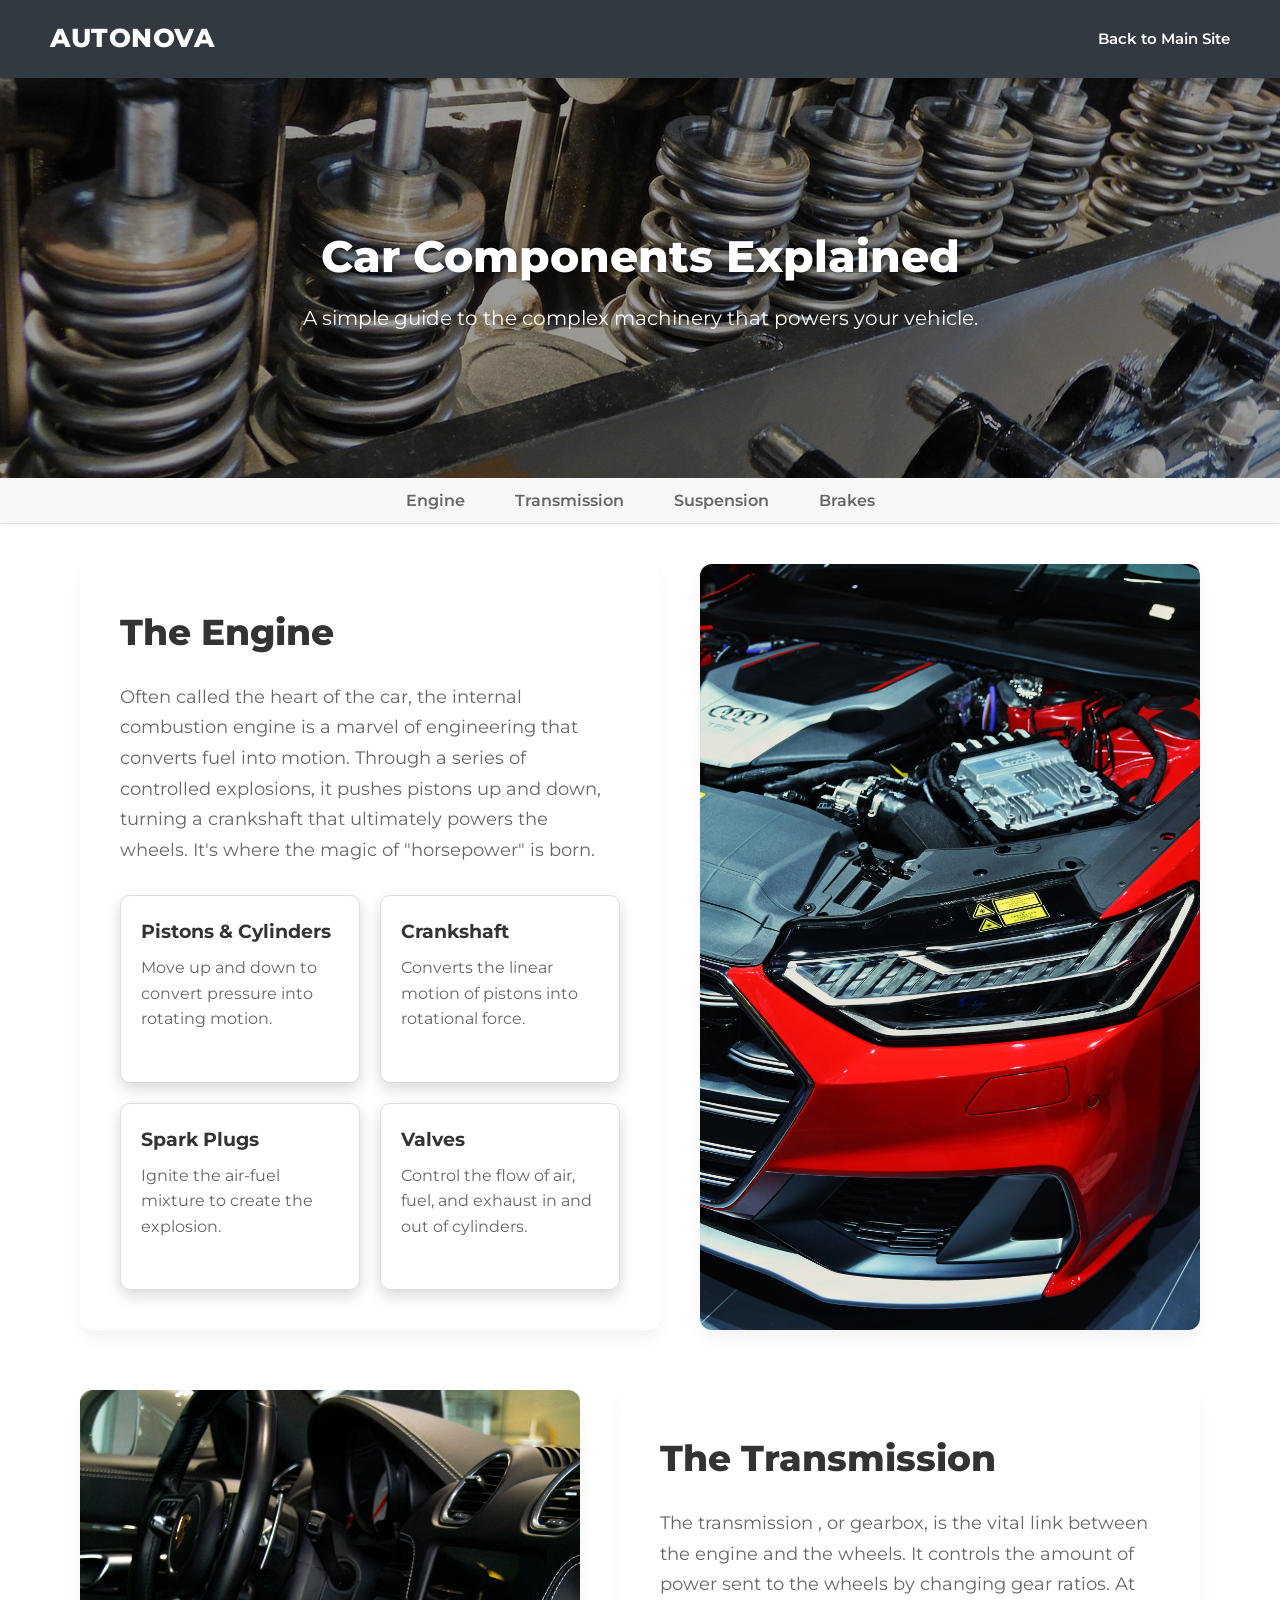
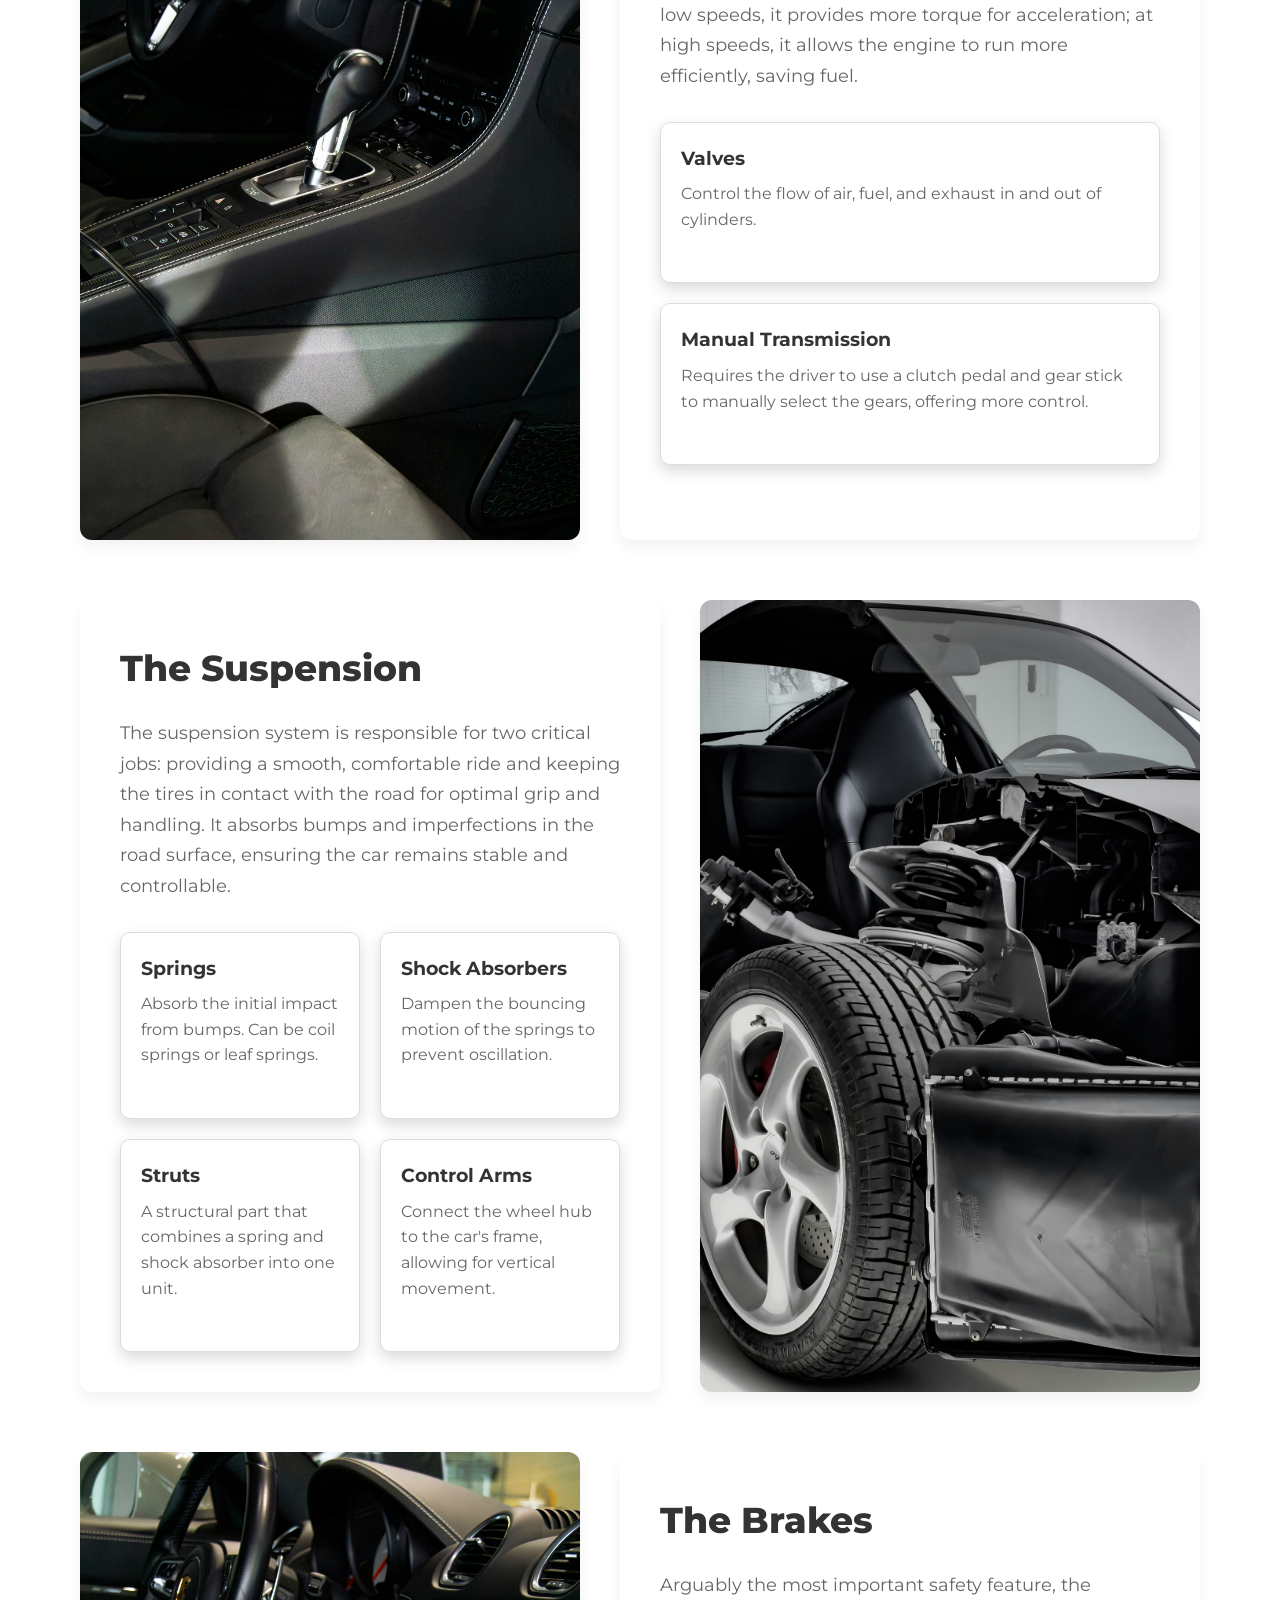
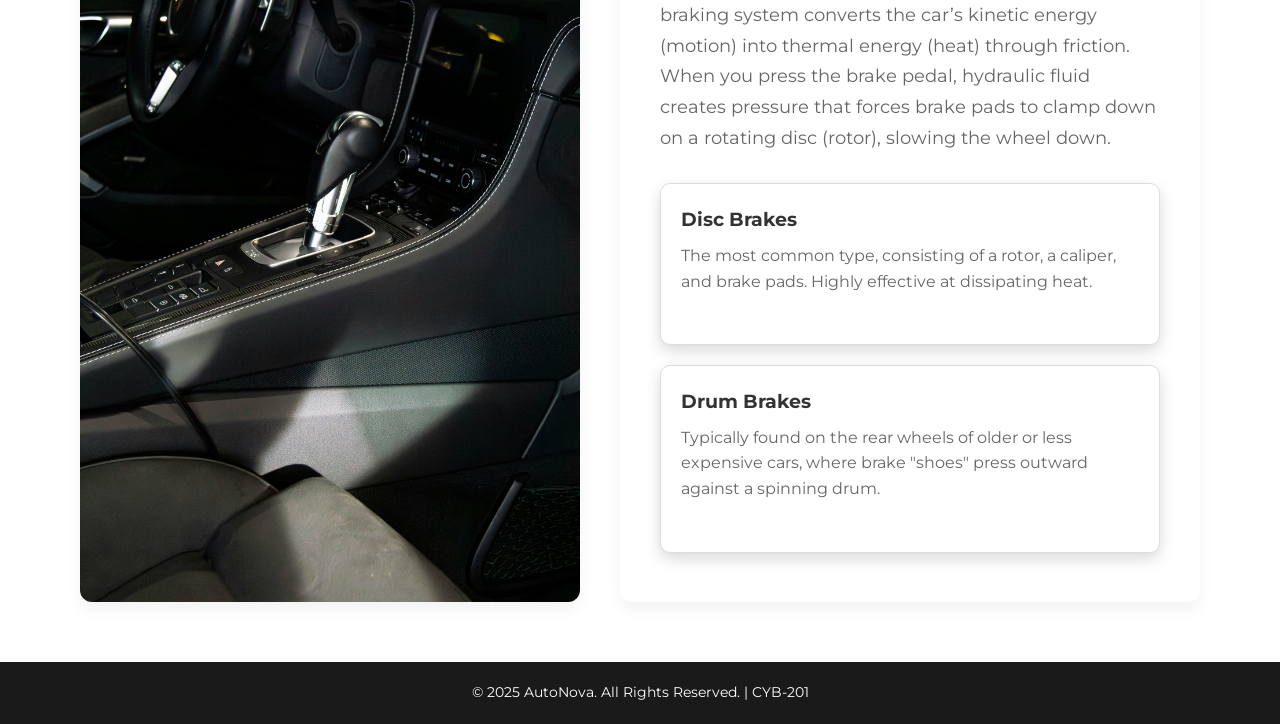
<file: 3_Parts.html>
<!DOCTYPE html>
<html lang="en">
<head>
    <meta charset="UTF-8">
    <meta name="viewport" content="width=device-width, initial-scale=1.0">
    <title>Car Components Explained - AUTONOVA</title>
    <link rel="stylesheet" href="3_Parts.css">
    <link href="https://fonts.googleapis.com/css2?family=Poppins:wght@300;400;600;700&display=swap" rel="stylesheet">
</head>
<body>
    <header class="main-header">
        <div class="header-content">
            <span class="logo">AUTONOVA</span>
            <a href="index.html" class="main-site-link">Back to Main Site</a>
        </div>
    </header>

    <div class="hero-section">
        <img src="Pictures/Parts.jpg" alt="Close-up of a car engine's valves and springs" class="hero-image">
        <div class="hero-overlay">
            <h1>Car Components Explained</h1>
            <p>A simple guide to the complex machinery that powers your vehicle.</p>
        </div>
    </div>

    <nav class="sub-nav">
        <ul>
            <li><a href="#engine">Engine</a></li>
            <li><a href="#transmission">Transmission</a></li>
            <li><a href="#suspension">Suspension</a></li>
            <li><a href="#brakes" class="active">Brakes</a></li>
        </ul>
    </nav>

    <main class="content-section">
        <div class="article-group">
            <section id="engine" class="component-section engine-article article-reversed">
                <div class="image-column">
                    <img src="Pictures/Part_Engine.jpg" alt="A modern red sports car with the hood open, revealing the engine.">
                </div>
                <div class="text-column">
                    <h2 class="component-headline" id="engine-title">The Engine</h2>
                    <p>Often called the heart of the car, the   internal combustion engine   is a marvel of engineering that converts fuel into motion. Through a series of controlled explosions, it pushes pistons up and down, turning a crankshaft that ultimately powers the wheels. It's where the magic of "horsepower" is born.</p>

                    <div class="component-grid">
                        <div class="grid-item">
                            <h3>Pistons &amp; Cylinders</h3>
                            <p>Move up and down to convert pressure into rotating motion.</p>
                        </div>
                        <div class="grid-item">
                            <h3>Crankshaft</h3>
                            <p>Converts the linear motion of pistons into rotational force.</p>
                        </div>
                        <div class="grid-item">
                            <h3>Spark Plugs</h3>
                            <p>Ignite the air-fuel mixture to create the explosion.</p>
                        </div>
                        <div class="grid-item">
                            <h3>Valves</h3>
                            <p>Control the flow of air, fuel, and exhaust in and out of cylinders.</p>
                        </div>
                    </div>
                </div>
            </section>
        </div>

        <div class="article-group">
            <section id="transmission" class="component-section engine-article">
                <div class="image-column transmission-image-column">
                    <img src="Pictures/Part_Gearshft.jpg" alt="Interior view of a modern car with a manual transmission gear stick.">
                </div>
                <div class="text-column">
                    <h2 class="component-headline">The Transmission</h2>
                    <p>The   transmission  , or gearbox, is the vital link between the engine and the wheels. It controls the amount of power sent to the wheels by changing gear ratios. At low speeds, it provides more   torque   for acceleration; at high speeds, it allows the engine to run more efficiently, saving fuel.</p>

                    <div class="component-grid transmission-grid-1col">
                        <div class="grid-item component-card">
                            <h3>Valves</h3>
                            <p>Control the flow of air, fuel, and exhaust in and out of cylinders.</p>
                        </div>
                        <div class="grid-item component-card">
                            <h3>Manual Transmission</h3>
                            <p>Requires the driver to use a clutch pedal and gear stick to manually select the gears, offering more control.</p>
                        </div>
                    </div>
                </div>
            </section>
        </div>
        
        <div class="article-group">
             <section id="suspension" class="component-section engine-article article-reversed">
                <div class="image-column">
                    <img src="Pictures/Part_Supenssion.jpg" alt="Close-up of a car's suspension system with a strut and wheel." class="suspension-image">
                </div>
                <div class="text-column">
                    <h2 class="component-headline">The Suspension</h2>
                    <p>The suspension system is responsible for two critical jobs: providing a smooth, comfortable ride and keeping the tires in contact with the road for optimal grip and handling. It absorbs bumps and imperfections in the road surface, ensuring the car remains stable and controllable.</p>

                    <div class="component-grid component-grid-2">
                        <div class="grid-item component-card">
                            <h3>Springs</h3>
                            <p>Absorb the initial impact from bumps. Can be coil springs or leaf springs.</p>
                        </div>
                        <div class="grid-item component-card">
                            <h3>Shock Absorbers</h3>
                            <p>Dampen the bouncing motion of the springs to prevent oscillation.</p>
                        </div>
                        <div class="grid-item component-card">
                            <h3>Struts</h3>
                            <p>A structural part that combines a spring and shock absorber into one unit.</p>
                        </div>
                        <div class="grid-item component-card">
                            <h3>Control Arms</h3>
                            <p>Connect the wheel hub to the car's frame, allowing for vertical movement.</p>
                        </div>
                    </div>
                </div>
            </section>
        </div>

        <div class="article-group">
            <section id="brakes" class="component-section engine-article">
                <div class="image-column">
                    <img src="Pictures/Part_Gearshft.jpg" alt="Interior of a modern car showing the steering wheel and controls.">
                </div>
                <div class="text-column">
                    <h2 class="component-headline">The Brakes</h2>
                    <p>Arguably the most important safety feature, the braking system converts the car’s kinetic energy (motion) into thermal energy (heat) through friction. When you press the brake pedal, hydraulic fluid creates pressure that forces brake pads to clamp down on a rotating disc (rotor), slowing the wheel down.</p>
                    
                    <div class="component-grid transmission-grid-1col">
                        <div class="grid-item component-card">
                            <h3>Disc Brakes</h3>
                            <p>The most common type, consisting of a rotor, a caliper, and brake pads. Highly effective at dissipating heat.</p>
                        </div>
                        <div class="grid-item component-card">
                            <h3>Drum Brakes</h3>
                            <p>Typically found on the rear wheels of older or less expensive cars, where brake "shoes" press outward against a spinning drum.</p>
                        </div>
                    </div>
                </div>
            </section>
        </div>
        
    </main>

    <footer class="main-footer">
        <p>&copy; 2025 AutoNova. All Rights Reserved. | CYB-201</p>
    </footer>

</body>
</html>
</file>
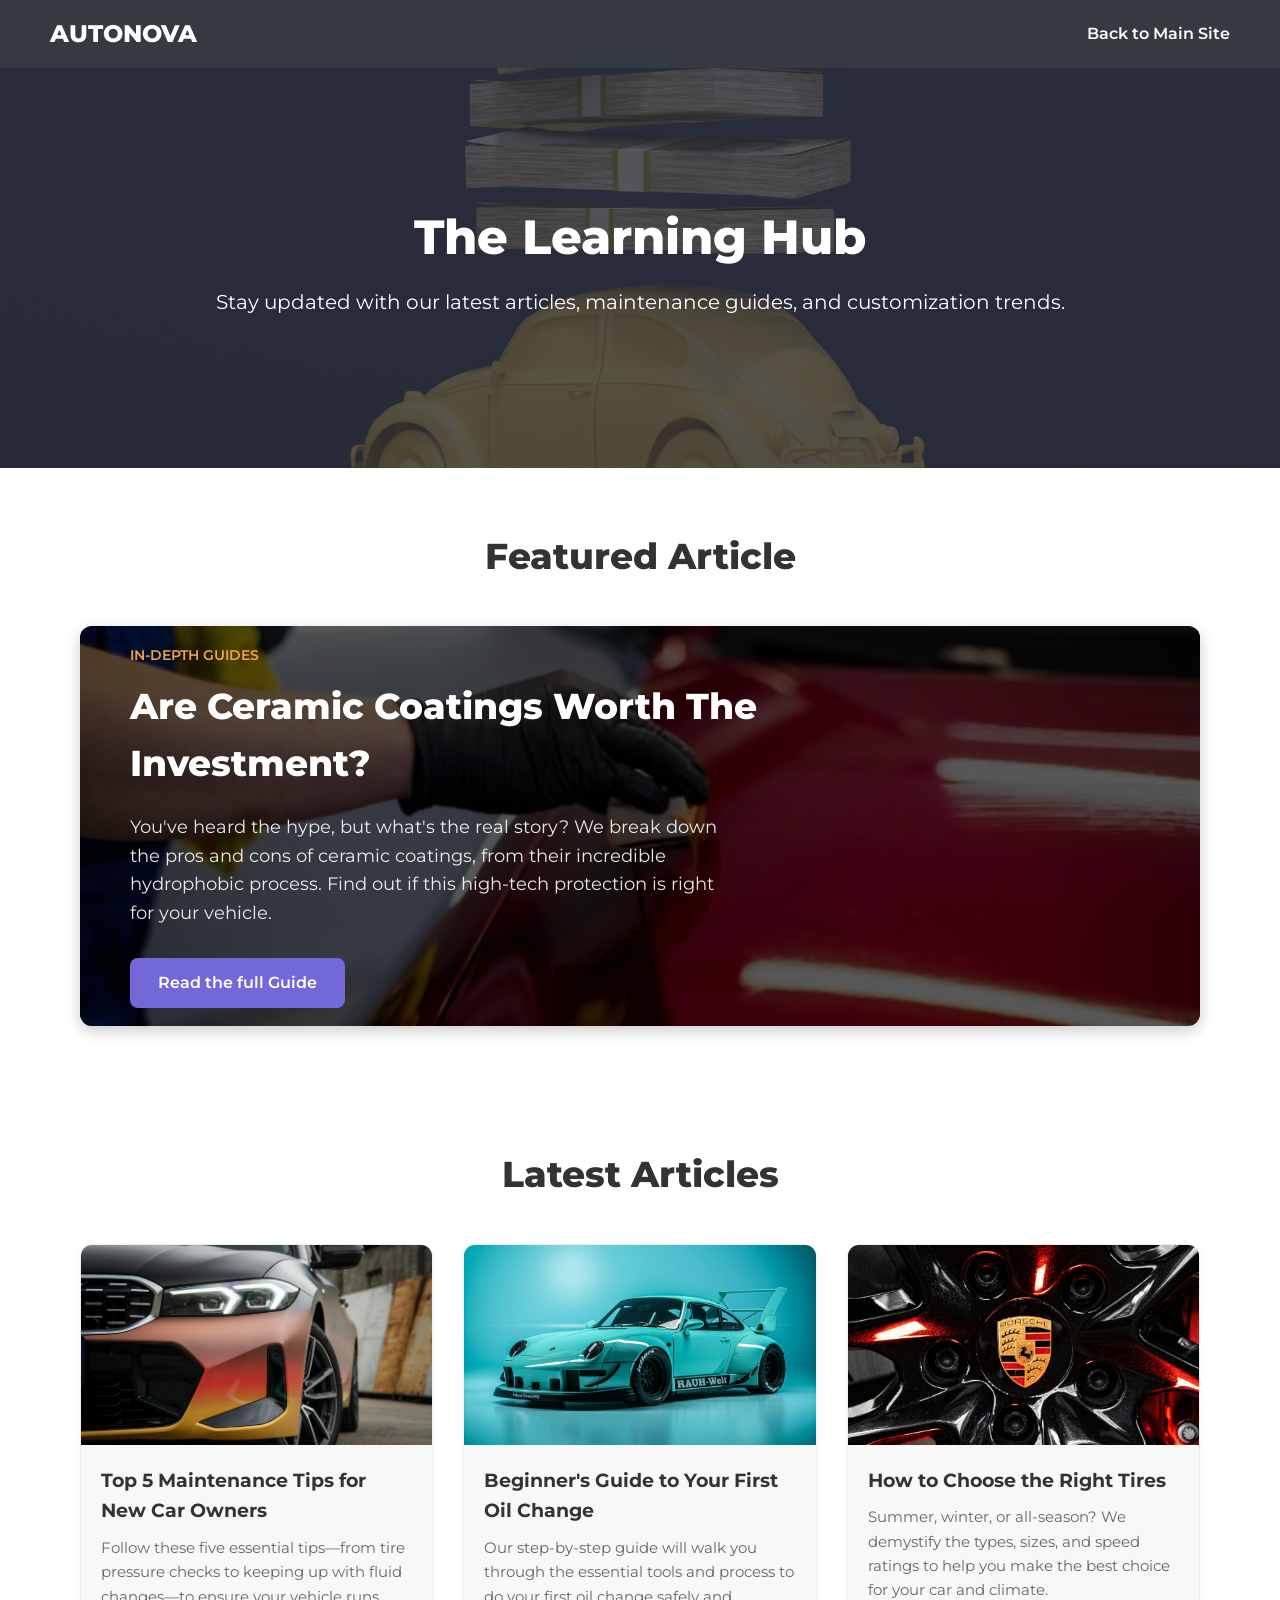
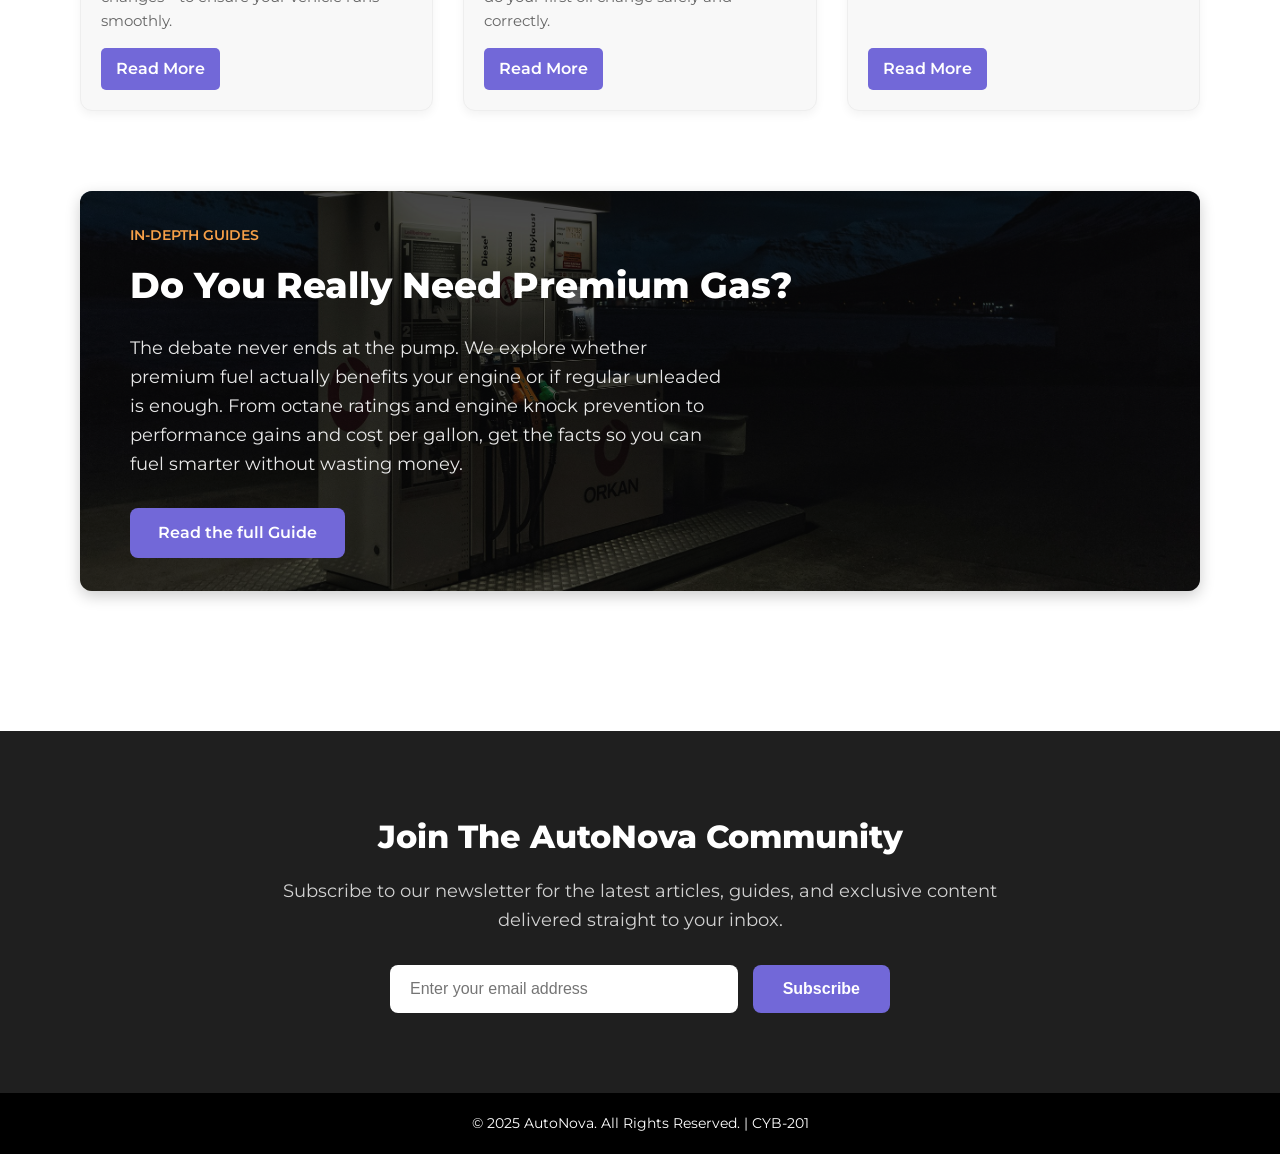
<file: 6_Learning_Hub.html>
<!DOCTYPE html>
<html lang="en">
<head>
    <meta charset="UTF-8">
    <meta name="viewport" content="width=device-width, initial-scale=1.0">
    <title>Learning Hub - AUTONOVA</title>
    <link rel="stylesheet" href="6_Learning_Hub.css">
    <link href="https://fonts.googleapis.com/css2?family=Montserrat:wght@400;600;700;800&display=swap" rel="stylesheet">
</head>
<body>
    <header class="main-header">
        <div class="header-content">
            <span class="logo">AUTONOVA</span>
            <a href="index.html" class="main-site-link">Back to Main Site</a>
        </div>
    </header>

    <div class="hero-section">
        <img src="Pictures/Hub.jpg" alt="A golden sculpted classic car model on a bed of gold nuggets." class="hero-image">
        
        <div class="hero-overlay">
            <h1>The Learning Hub</h1>
            <p>Stay updated with our latest articles, maintenance guides, and customization trends.</p>
        </div>
    </div>

    <main class="content-section">
        <section id="featured-article" class="article-section top-featured">
            <h2 class="section-headline">Featured Article</h2>
            
            <div class="featured-card featured-card-overlay">
                <img src="Pictures/Hub_Ceramic.jpg" alt="Car with ceramic coating" class="card-background-img">
                
                <div class="featured-content">
                    <span class="tag">In-Depth Guides</span>
                    <h3>Are Ceramic Coatings Worth The Investment?</h3>
                    <p>You've heard the hype, but what's the real story? We break down the pros and cons of ceramic coatings, from their incredible hydrophobic process. Find out if this high-tech protection is right for your vehicle.</p>
                    <a href="https://canadiangearhead.com/paint-protection-ceramic-coating-worth-it/" class="read-more-button" target="_blank">Read the full Guide</a>
                </div>
            </div>
        </section>

        <section id="general-articles" class="article-section">
            <h2 class="section-headline">Latest Articles</h2>

            <div class="article-grid">
                <a href="https://amazingcarsanddrives.com/essential-car-maintenance-tips/" class="article-card" target="_blank">
                    <img src="Pictures/Custom_Wrap.jpg" alt="A modern BMW front end with custom wrap colors." class="card-image">
                    <div class="card-content">
                        <h4>Top 5 Maintenance Tips for New Car Owners</h4>
                        <p>Follow these five essential tips—from tire pressure checks to keeping up with fluid changes—to ensure your vehicle runs smoothly.</p>
                        <span class="read-more-link">Read More</span>
                    </div>
                </a>

                <a href="https://blog.amsoil.com/a-beginners-guide-to-changing-oil-in-10-simple-steps/" class="article-card" target="_blank">
                    <img src="Pictures/Custom_Body.jpg" alt="A mint green Porsche 911 being worked on in a garage." class="card-image">
                    <div class="card-content">
                        <h4>Beginner's Guide to Your First Oil Change</h4>
                        <p>Our step-by-step guide will walk you through the essential tools and process to do your first oil change safely and correctly.</p>
                        <span class="read-more-link">Read More</span>
                    </div>
                </a>

                <a href="https://www.michelinman.com/auto/auto-tips-and-advice/tire-buying-guide/how-to-choose-tires" class="article-card" target="_blank">
                    <img src="Pictures/Custom_Rims.jpg" alt="Close-up of a high-performance tire and custom wheel with a red center cap." class="card-image">
                    <div class="card-content">
                        <h4>How to Choose the Right Tires</h4>
                        <p>Summer, winter, or all-season? We demystify the types, sizes, and speed ratings to help you make the best choice for your car and climate.</p>
                        <span class="read-more-link">Read More</span>
                    </div>
                </a>
                
            </div>
        </section>

        <section id="secondary-featured" class="article-section bottom-featured">
            <div class="featured-card featured-card-overlay">
                <img src="Pictures/Hub_Gas.jpg" alt="Gas pump nozzles" class="card-background-img">
                
                <div class="featured-content">
                    <span class="tag">In-Depth Guides</span>
                    <h3>Do You Really Need Premium Gas?</h3>
                    <p>The debate never ends at the pump. We explore whether premium fuel actually benefits your engine or if regular unleaded is enough. From octane ratings and engine knock prevention to performance gains and cost per gallon, get the facts so you can fuel smarter without wasting money.</p>
                    <a href="https://www.fuellogic.net/what-are-the-benefits-of-premium-gasoline/" class="read-more-button" target="_blank">Read the full Guide</a>
                </div>
            </div>
        </section>
    </main>
    
    <section id="community-signup" class="community-signup-section">
        <div class="community-content">
            <h2 class="community-headline">Join The AutoNova Community</h2>
            <p>Subscribe to our newsletter for the latest articles, guides, and exclusive content delivered straight to your inbox.</p>
            <form class="signup-form">
                <input type="email" placeholder="Enter your email address" required>
                <button type="submit" class="subscribe-button">Subscribe</button>
            </form>
        </div>
    </section>
    

    <footer class="main-footer">
        <p>&copy; 2025 AutoNova. All Rights Reserved. | CYB-201</p>
    </footer>

</body>
</html>
</file>
<file: 3_Parts.css>
/*
 * CSS for Car Components Explained Page
 */

@import url('https://fonts.googleapis.com/css2?family=Montserrat:wght@400;600;700;800&display=swap');

/* --- Color Palette & Font Variables --- */
:root {
    --primary-color: #7268d8;
    --primary-hover-color: #6159c4;
    --secondary-color: #333;
    --light-grey: #f8f8f8;
    --dark-grey: #666;
    --white: #ffffff;
    --black: #000000;
    --main-font: 'Montserrat', sans-serif;
}

/* --- Base Reset --- */
* {
    box-sizing: border-box;
    margin: 0;
    padding: 0;
}

body {
    font-family: var(--main-font);
    background-color: var(--white);
    color: var(--secondary-color);
    line-height: 1.6;
}

/* --- Main Header --- */
.main-header {
    background-color: #333940;
    color: var(--white);
    padding: 18px 50px;
    position: sticky;
    top: 0;
    z-index: 100;
    box-shadow: 0 2px 4px rgba(0, 0, 0, 0.1);
}

.header-content {
    max-width: 1200px;
    margin: 0 auto;
    display: flex;
    justify-content: space-between;
    align-items: center;
}

.logo {
    font-size: 26px;
    font-weight: 800;
    letter-spacing: 0.5px;
    color: var(--white);
}

.main-site-link {
    color: var(--white);
    text-decoration: none;
    font-size: 15px;
    font-weight: 600;
    transition: color 0.3s ease;
}

.main-site-link:hover {
    color: var(--primary-color);
}

/* --- Hero Section (Banner) --- */
.hero-section {
    position: relative;
    height: 400px;
    overflow: hidden;
}

.hero-image {
    width: 100%;
    height: 100%;
    object-fit: cover;
    display: block;
}

.hero-overlay {
    position: absolute;
    top: 0;
    left: 0;
    width: 100%;
    height: 100%;
    background-color: rgba(0, 0, 0, 0.4);
    color: var(--white);
    display: flex;
    flex-direction: column;
    justify-content: center;
    align-items: center;
    text-align: center;
    padding: 20px;
}

.hero-overlay h1 {
    font-size: 44px;
    font-weight: 800;
    margin-bottom: 10px;
    text-shadow: 1px 1px 5px rgba(0, 0, 0, 0.5);
}

.hero-overlay p {
    font-size: 20px;
    font-weight: 400;
}

/* --- Sub Navigation Bar --- */
.sub-nav {
    background-color: var(--light-grey);
    border-bottom: 1px solid #ddd;
    /* Fixed pixel value retained from original code for layout integrity */
    top: 54px; 
    z-index: 50;
    box-shadow: 0 4px 5px -5px rgba(0, 0, 0, 0.1);
}

.sub-nav ul {
    list-style: none;
    display: flex;
    justify-content: center;
    max-width: 1200px;
    margin: 0 auto;
    padding: 0 40px;
}

.sub-nav li a {
    display: block;
    padding: 10px 25px;
    text-decoration: none;
    color: var(--dark-grey);
    font-weight: 600;
    font-size: 16px;
    border-radius: 5px;
    transition: background-color 0.3s, color 0.3s;
}

.sub-nav li a:hover {
    color: var(--secondary-color);
    background-color: #eee;
}

.sub-nav li a.active:hover {
    background-color: var(--primary-hover-color);
    color: var(--white);
}

/* --- Main Content Layout --- */
.content-section {
    max-width: 1200px;
    margin: 40px auto;
    padding: 0 40px;
}

.article-group {
    margin-bottom: 60px;
}

.component-section {
    padding: 0;
    margin-bottom: 60px;
}

/* Flexbox layout for component articles (Text and Image side-by-side) */
.engine-article {
    display: flex;
    gap: 40px;
    align-items: stretch;
}

.text-column {
    flex: 1;
    padding: 40px;
    background-color: var(--white);
    border-radius: 12px;
    box-shadow: 0 8px 15px rgba(0, 0, 0, 0.05);
}

/* Alternating color for the text content card on even sections */
.component-section:nth-of-type(even) .text-column {
    background-color: var(--light-grey);
}

.image-column {
    flex: 1;
    padding: 0;
}

.image-column img {
    width: 100%;
    height: 100%;
    object-fit: cover;
    border-radius: 12px;
    display: block;
    box-shadow: 0 8px 15px rgba(0, 0, 0, 0.05);
}

/* Reverses the order of the columns for alternating layout */
.article-reversed {
    flex-direction: row-reverse;
}

.component-headline {
    font-size: 36px;
    font-weight: 800;
    color: var(--secondary-color);
    margin-bottom: 20px;
}

.text-column p {
    line-height: 1.7;
    margin-bottom: 30px;
    color: var(--dark-grey);
    font-size: 18px;
}

/* --- Component Grid & Cards --- */
.component-grid {
    display: grid;
    grid-template-columns: 1fr 1fr;
    gap: 20px;
    margin-top: 20px;
}

.transmission-grid-1col {
    grid-template-columns: 1fr;
}

.grid-item {
    padding: 20px;
    border: 1px solid #ddd;
    border-radius: 10px;
    background-color: var(--white);
    box-shadow: 0 6px 15px rgba(0, 0, 0, 0.15); 
    transition: all 0.3s ease;
}

.grid-item:hover {
    transform: translateY(-5px);
    box-shadow: 0 10px 25px rgba(0, 0, 0, 0.25); 
}

#suspension .component-grid-2 {
    grid-template-columns: 1fr 1fr;
}

.grid-item h3 {
    font-size: 1.2em;
    font-weight: 700;
    color: var(--secondary-color);
    margin-bottom: 8px;
}

.grid-item p {
    font-size: 1em;
    line-height: 1.6;
    color: var(--dark-grey);
}

/* --- Footer --- */
.main-footer {
    background-color: #1a1a1a;
    color: var(--white);
    text-align: center;
    padding: 20px 0;
    margin-top: 40px;
    font-size: 0.9rem;
    line-height: 1.5;
}

/* --- Media Queries (Responsiveness) --- */
@media (max-width: 992px) {
    /* Stack text and image columns vertically on smaller screens */
    .engine-article {
        flex-direction: column;
        gap: 20px;
    }

    .article-reversed {
        flex-direction: column;
    }

    .text-column, .image-column {
        padding: 20px;
    }
    
    /* Ensure image is above text on mobile for better flow */
    .image-column {
        order: -1;
        padding: 0;
    }

    #suspension .component-grid-2 {
        grid-template-columns: 1fr;
    }
}

@media (max-width: 768px) {
    .main-header {
        padding: 15px 20px;
    }

    .content-section {
        padding: 0 20px;
    }

    .sub-nav ul {
        flex-wrap: wrap;
        padding: 0 10px;
    }

    .sub-nav li a {
        padding: 8px 15px;
        font-size: 14px;
        margin: 5px;
    }

    .component-headline {
        font-size: 30px;
    }
}

@media (max-width: 576px) {
    .hero-overlay h1 {
        font-size: 32px;
    }

    .hero-overlay p {
        font-size: 16px;
    }

    /* Collapse grid to a single column on small phones */
    .component-grid {
        grid-template-columns: 1fr;
    }
}
</file>
<file: 6_Learning_Hub.css>
@import url('https://fonts.googleapis.com/css2?family=Montserrat:wght@400;600;700;800&display=swap');

/* --- Variables --- */
:root {
    /* Standard Color Palette */
    --primary-color: #7268d8; /* Blue/Purple for buttons */
    --primary-hover-color: #6159c4; 
    --secondary-color: #333; /* Dark text */
    --light-grey: #f8f8f8; /* Article card background */
    --dark-grey: #666; /* Article paragraph text */
    --white: #ffffff;
    --black: #000000;
    --deep-dark: #1f1f1f; /* Near-black background for community/footer */
    --main-font: 'Montserrat', sans-serif;
}

/* --- Global Reset and Base Styles --- */
*,
*::before,
*::after {
    box-sizing: border-box;
    margin: 0;
    padding: 0;
}

body {
    font-family: var(--main-font);
    background-color: var(--white);
    color: var(--secondary-color);
    line-height: 1.6;
    /* Smooth scrolling for anchor links */
    scroll-behavior: smooth; 
}

/* --- Header & Navigation --- */
.main-header {
    background-color: #343a40; 
    color: var(--white);
    padding: 15px 50px; 
    /* Makes the header stick to the top when scrolling */
    position: sticky;
    top: 0;
    width: 100%;
    z-index: 100;
}

.header-content {
    max-width: 1200px;
    margin: 0 auto;
    display: flex;
    justify-content: space-between;
    align-items: center;
}

.logo {
    font-size: 24px; 
    font-weight: 800; 
}

.main-site-link {
    color: var(--white); 
    text-decoration: none;
    font-size: 16px; 
    font-weight: 600; 
    transition: color 0.3s;
}

.main-site-link:hover {
    color: var(--primary-color);
}

/* --- Hero Section --- */
.hero-section {
    position: relative;
    height: 400px;
    overflow: hidden;
    background-color: #2c2c36;
}

.hero-image {
    width: 100%;
    height: 100%;
    object-fit: cover; 
    display: block;
    opacity: 0.2;
}

.hero-overlay {
    position: absolute;
    top: 0;
    left: 0;
    width: 100%;
    height: 100%;
    color: var(--white);
    display: flex;
    flex-direction: column;
    justify-content: center;
    align-items: center;
    text-align: center;
    padding: 20px;
    z-index: 5; /* Ensure overlay text is above graphics */
}

.hero-overlay h1 {
    font-size: 48px; 
    font-weight: 800;
    margin-bottom: 10px;
}

.hero-overlay p {
    font-size: 20px; 
    font-weight: 400;
    margin-bottom: 20px;
}

.hero-graphic-image {
    position: absolute;
    bottom: 20px; /* Positioned at the bottom */
    left: 50%;
    transform: translateX(-50%);
    max-width: 400px; 
    height: auto;
    object-fit: contain;
    z-index: 2; /* Sits between the background and the text overlay */
    pointer-events: none; /* Prevents the image from interfering with clicks */
}


/* --- Main Content Layout --- */
.content-section {
    max-width: 1200px;
    margin: 0 auto; 
    padding: 0 40px;
}

.article-section {
    padding: 40px 0;
}

.top-featured {
    padding-top: 60px; 
}

.section-headline {
    font-size: 36px; 
    font-weight: 800; 
    color: var(--secondary-color);
    margin-bottom: 40px;
    text-align: center; 
}

/* --- Featured Article Card (Overlay Style) --- */
.featured-card {
    position: relative; /* Context for absolute image positioning */
    display: flex;
    background-color: var(--white);
    border-radius: 12px;
    overflow: hidden;
    box-shadow: 0 8px 15px rgba(0, 0, 0, 0.1);
    margin-bottom: 60px;
}

.featured-card-overlay {
    height: 400px; 
    box-shadow: 0 5px 15px rgba(0, 0, 0, 0.2);
    display: flex; 
    align-items: flex-end; 
    margin-bottom: 40px;
}

.card-background-img {
    position: absolute;
    top: 0;
    left: 0;
    width: 100%;
    height: 100%;
    object-fit: cover;
    z-index: 0; /* Ensures it is behind the content and overlay */
}

.featured-content {
    position: relative;
    width: 100%;
    height: 100%;
    background-color: rgba(0, 0, 0, 0.65); 
    color: var(--white);
    padding: 50px; 
    display: flex;
    flex-direction: column;
    justify-content: center;
    z-index: 1; 
}

.featured-content .tag {
    color: #f7a048; 
    font-weight: 600;
    font-size: 0.9em;
    margin-bottom: 10px;
    text-transform: uppercase;
}

.featured-content h3 {
    font-size: 36px; 
    font-weight: 800;
    margin-bottom: 20px;
    color: var(--white);
    max-width: 70%;
}

.featured-content p {
    font-size: 18px;
    margin-bottom: 30px;
    color: rgba(255, 255, 255, 0.9);
    max-width: 600px;
}

.read-more-button {
    align-self: flex-start;
    padding: 12px 28px;
    background-color: var(--primary-color); 
    color: var(--white);
    text-decoration: none;
    border-radius: 8px;
    font-weight: 600;
    font-size: 16px;
    transition: background-color 0.3s;
}

.read-more-button:hover {
    background-color: var(--primary-hover-color);
}

/* --- General Articles Grid (Secondary Featured) --- */
.article-grid {
    display: grid;
    grid-template-columns: repeat(3, 1fr); 
    gap: 30px;
}

.article-card {
    display: flex;
    flex-direction: column;
    text-decoration: none;
    background-color: var(--light-grey);
    border: 1px solid #eee;
    border-radius: 12px;
    overflow: hidden;
    box-shadow: 0 4px 10px rgba(0, 0, 0, 0.05);
    transition: transform 0.3s, box-shadow 0.3s;
}

.article-card:hover {
    transform: translateY(-3px);
    box-shadow: 0 8px 15px rgba(0, 0, 0, 0.1);
}

.article-card .card-image {
    width: 100%;
    height: 200px;
    object-fit: cover;
}

.article-card .card-content {
    padding: 20px;
    flex-grow: 1;
    display: flex;
    flex-direction: column;
}

.article-card h4 {
    font-size: 1.2em;
    font-weight: 700;
    color: var(--secondary-color);
    margin-bottom: 10px;
}

.article-card p {
    font-size: 0.95em;
    color: var(--dark-grey);
    margin-bottom: 15px;
    flex-grow: 1; 
}

.read-more-link {
    display: inline-block;
    color: var(--white);
    background-color: var(--primary-color);
    padding: 8px 15px;
    border-radius: 5px;
    font-weight: 600;
    text-decoration: none;
    transition: background-color 0.3s;
    align-self: flex-start;
}

.article-card:hover .read-more-link {
    background-color: var(--primary-hover-color);
}

/* --- Community Sign-up Section --- */
.community-signup-section {
    background-color: var(--deep-dark); 
    color: var(--white);
    padding: 80px 0; 
    text-align: center;
    margin-top: 60px;
    width: 100%; 
}

.community-content {
    max-width: 800px;
    margin: 0 auto;
    padding: 0 40px; 
}

.community-headline {
    font-size: 32px;
    font-weight: 800;
    margin-bottom: 15px;
    color: var(--white);
}

.community-signup-section p {
    font-size: 18px;
    margin-bottom: 30px;
    color: rgba(255, 255, 255, 0.8);
}

.signup-form {
    display: flex;
    justify-content: center;
    gap: 15px;
    max-width: 500px;
    margin: 0 auto;
}

.signup-form input[type="email"] {
    flex-grow: 1;
    padding: 15px 20px;
    border: none;
    border-radius: 8px;
    font-size: 16px;
    background-color: var(--white);
    color: var(--secondary-color);
}

.subscribe-button {
    padding: 15px 30px;
    background-color: var(--primary-color);
    color: var(--white);
    border: none;
    border-radius: 8px;
    font-weight: 700;
    font-size: 16px;
    cursor: pointer;
    transition: background-color 0.3s;
    flex-shrink: 0; 
}

.subscribe-button:hover {
    background-color: var(--primary-hover-color);
}


/* --- Footer --- */
.main-footer {
    background-color: var(--black);
    color: var(--white);
    text-align: center;
    padding: 20px 0;
    font-size: 0.9rem;
    line-height: 1.5;
}



/* Responsiveness & Media Queries */


/* Tablet & Smaller Desktop Adjustments */
@media (max-width: 1050px) {
    .featured-content h3 {
        font-size: 30px;
    }
    .featured-content p {
        font-size: 16px;
        max-width: 100%; 
    }
}

/* Medium Tablets & Two-Column Grid */
@media (max-width: 992px) {
    .main-header {
        padding: 15px 20px; 
    }
    .article-grid {
        /* Changes to two columns */
        grid-template-columns: 1fr 1fr; 
    }
    .content-section {
        padding: 0 20px; 
    }
    .featured-card-overlay {
        height: 350px;
    }
    .featured-content {
        padding: 40px;
    }
}

/* Small Tablets & Large Phones (Portrait) */
@media (max-width: 768px) {
    .section-headline,
    .community-headline {
        font-size: 28px;
    }
    .hero-overlay h1 {
        font-size: 38px; 
    }
    .hero-overlay p {
        font-size: 18px;
    }
    .featured-content h3 {
        font-size: 24px;
        max-width: 100%;
    }
    .featured-content p {
        font-size: 16px; 
    }
    .featured-card-overlay {
        height: 300px; 
    }
    .community-signup-section {
        padding: 60px 0; 
    }
    .community-content {
        padding: 0 20px; 
    }
}

/* Mobile Devices (One-Column Grid) */
@media (max-width: 576px) {
    .main-header {
        padding: 12px 15px; 
    }
    .content-section {
        padding: 0 15px;
    }
    
    /* Hero section size and text */
    .hero-section {
        height: 350px; 
    }
    .hero-overlay h1 {
        font-size: 32px; 
    }
    .hero-overlay p {
        font-size: 17px; 
    }
    .hero-graphic-image {
        max-width: 300px; 
    }
    
    .article-grid {
        /* Single column for mobile */
        grid-template-columns: 1fr; 
    }
    
    /* Article Card (Grid) styling */
    .article-card .card-image {
        height: 140px; 
    }
    .article-card .card-content {
        padding: 15px; 
    }
    .article-card h4 {
        font-size: 1em; 
    }
    .article-card p {
        font-size: 0.85em; 
        margin-bottom: 10px; 
    }
    
    /* Main Featured Content (Overlay Card) for better mobile prominence */
    .featured-card-overlay {
        margin-bottom: 25px; 
        /* Increased height for visual prominence on mobile */
        height: 546px; 
    }
    .top-featured {
        padding-top: 30px; 
    }
    .featured-content {
        padding: 40px; 
    }
    .featured-content .tag {
        font-size: 1em; 
        margin-bottom: 15px;
    }
    .featured-content h3 {
        font-size: 26px; 
        margin-bottom: 20px; 
        max-width: none; 
    }
    .featured-content p {
        font-size: 16px; 
        max-width: none; 
        margin-bottom: 25px; 
    }
    
    /* Community Sign-up Section form stack */
    .signup-form {
        /* Stacks email input and button vertically */
        flex-direction: column; 
        gap: 10px;
    }
    .signup-form input[type="email"],
    .subscribe-button {
        width: 100%;
    }
}
</file>
